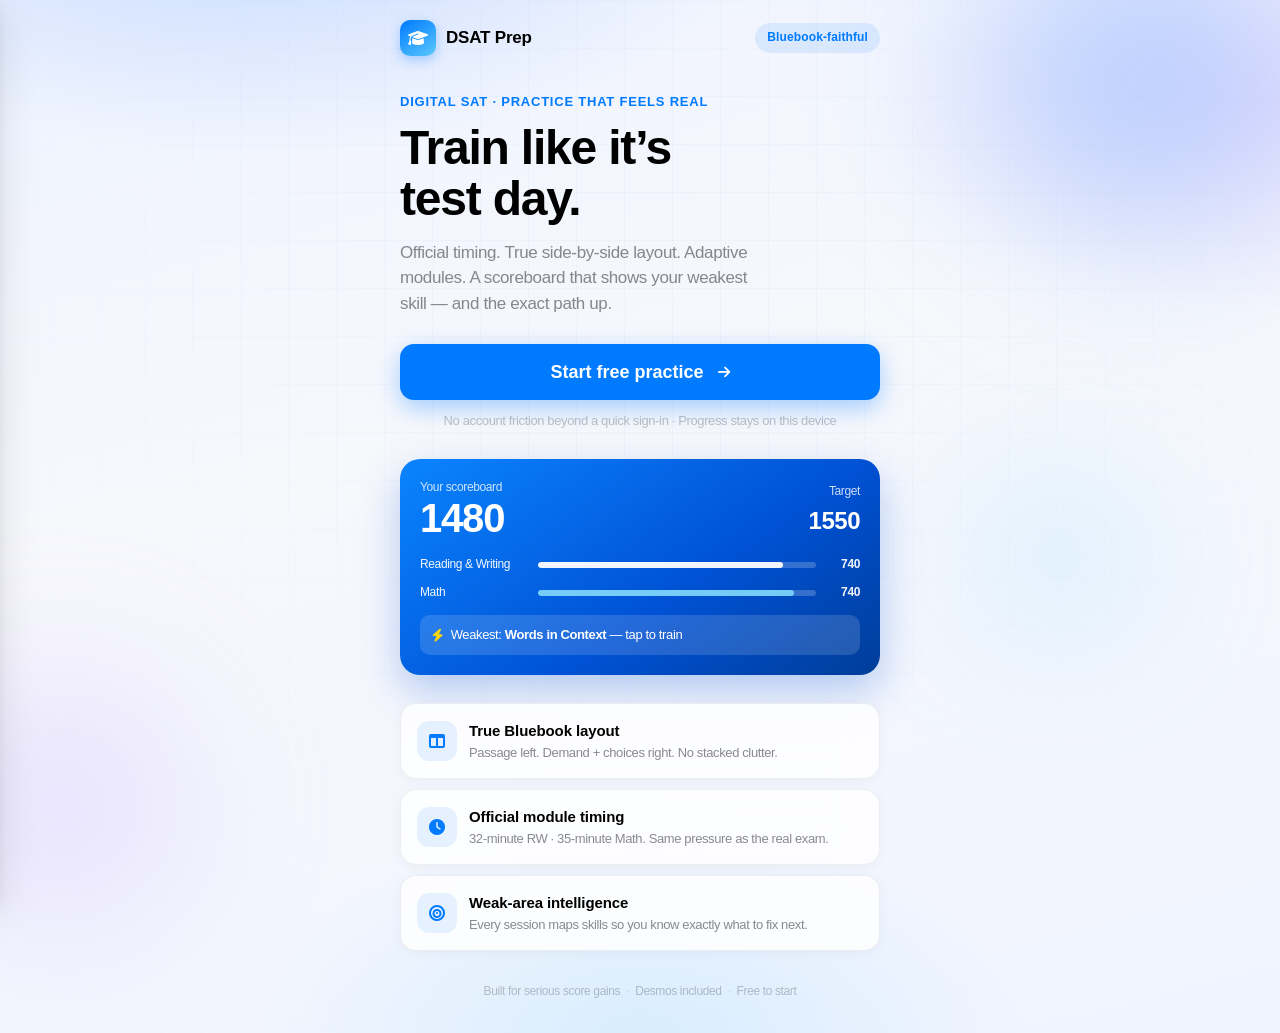
<file: index.html>
<!DOCTYPE html>
<html lang="en">
<head>
    <meta charset="UTF-8">
    <meta name="viewport" content="width=device-width, initial-scale=1.0, viewport-fit=cover">
    <meta name="apple-mobile-web-app-capable" content="yes">
    <meta name="apple-mobile-web-app-status-bar-style" content="default">
    <meta name="theme-color" content="#F5F7FB">
    <title>DSAT Prep Hub</title>
    <link rel="stylesheet" href="https://cdnjs.cloudflare.com/ajax/libs/font-awesome/6.4.0/css/all.min.css">
    <script src="https://www.desmos.com/api/v1.10/calculator.js?apiKey=dcb31709b452b1cf9dc26972add0fda6"></script>
    <link rel="stylesheet" href="satprep.css?v=20260817c">
    <link rel="stylesheet" href="app-shell.css?v=20260817c">
</head>
<body>

    <div id="landing-view" class="view-container">
        <div class="landing-bg" aria-hidden="true">
            <div class="landing-orb landing-orb-1"></div>
            <div class="landing-orb landing-orb-2"></div>
            <div class="landing-orb landing-orb-3"></div>
        </div>

        <div class="landing-shell">
            <header class="landing-top">
                <div class="landing-brand-row">
                    <div class="brand-icon landing-icon-sm"><i class="fas fa-graduation-cap"></i></div>
                    <span class="landing-brand-name">DSAT Prep</span>
                </div>
                <span class="landing-badge">Bluebook-faithful</span>
            </header>

            <div class="landing-hero">
                <p class="landing-kicker">Digital SAT · Practice that feels real</p>
                <h1 class="landing-headline">Train like it’s<br>test day.</h1>
                <p class="landing-subhead">Official timing. True side-by-side layout. Adaptive modules. A scoreboard that shows your weakest skill — and the exact path up.</p>

                <div class="landing-actions">
                    <button class="btn btn-primary btn-lg landing-cta" id="landing-start-btn">
                        Start free practice
                        <i class="fas fa-arrow-right" style="margin-left:8px; font-size:14px;"></i>
                    </button>
                    <p class="landing-fineprint">No account friction beyond a quick sign-in · Progress stays on this device</p>
                </div>

                <div class="landing-preview" aria-hidden="true">
                    <div class="preview-score-row">
                        <div>
                            <div class="preview-label">Your scoreboard</div>
                            <div class="preview-total">1480</div>
                        </div>
                        <div class="preview-target-block">
                            <div class="preview-label">Target</div>
                            <div class="preview-target">1550</div>
                        </div>
                    </div>
                    <div class="preview-bars">
                        <div class="preview-bar-row">
                            <span>Reading & Writing</span>
                            <div class="preview-track"><div class="preview-fill" style="width:88%"></div></div>
                            <span class="preview-num">740</span>
                        </div>
                        <div class="preview-bar-row">
                            <span>Math</span>
                            <div class="preview-track"><div class="preview-fill math" style="width:92%"></div></div>
                            <span class="preview-num">740</span>
                        </div>
                    </div>
                    <div class="preview-weak">
                        <i class="fas fa-bolt"></i>
                        <span>Weakest: <strong>Words in Context</strong> — tap to train</span>
                    </div>
                </div>
            </div>

            <div class="landing-value-grid">
                <div class="value-card">
                    <div class="value-icon"><i class="fas fa-columns"></i></div>
                    <h3>True Bluebook layout</h3>
                    <p>Passage left. Demand + choices right. No stacked clutter.</p>
                </div>
                <div class="value-card">
                    <div class="value-icon"><i class="fas fa-clock"></i></div>
                    <h3>Official module timing</h3>
                    <p>32-minute RW · 35-minute Math. Same pressure as the real exam.</p>
                </div>
                <div class="value-card">
                    <div class="value-icon"><i class="fas fa-bullseye"></i></div>
                    <h3>Weak-area intelligence</h3>
                    <p>Every session maps skills so you know exactly what to fix next.</p>
                </div>
            </div>

            <footer class="landing-footer">
                <span>Built for serious score gains</span>
                <span class="landing-dot">·</span>
                <span>Desmos included</span>
                <span class="landing-dot">·</span>
                <span>Free to start</span>
            </footer>
        </div>
    </div>

    <div id="auth-modal" class="modal-overlay hidden">
        <div class="modal">
            <div class="modal-header">
                <h2>DSAT Prep Hub</h2>
                <p>Sign in to save scores and track progress</p>
            </div>
            <div class="auth-tabs">
                <button class="auth-tab active" data-tab="login" id="tab-login">Log In</button>
                <button class="auth-tab" data-tab="signup" id="tab-signup">Sign Up</button>
            </div>
            <div id="auth-error" class="auth-error"></div>
            <form id="auth-form">
                <div class="form-group">
                    <label class="label" for="auth-username">Username</label>
                    <input class="input" type="text" id="auth-username" placeholder="Choose a username" required autocomplete="username">
                </div>
                <div class="form-group">
                    <label class="label" for="auth-password">Password</label>
                    <input class="input" type="password" id="auth-password" placeholder="Enter password" required autocomplete="current-password">
                </div>
                <button type="submit" class="btn btn-primary" style="width:100%; margin-top:8px;" id="auth-submit-btn">Log In</button>
            </form>
        </div>
    </div>

    <div id="nav-drawer-overlay" class="nav-drawer-overlay hidden"></div>
    <aside id="nav-drawer" class="nav-drawer">
        <div class="nav-drawer-header">
            <div class="brand">
                <div class="brand-icon" style="width:36px;height:36px;font-size:16px;"><i class="fas fa-graduation-cap"></i></div>
                <div>
                    <h2 style="font-size:17px;font-weight:700;">DSAT Prep</h2>
                    <p class="text-xs text-secondary" id="drawer-username">Guest</p>
                </div>
            </div>
            <button class="btn btn-ghost btn-sm" id="close-drawer-btn" style="min-width:44px;min-height:44px;"><i class="fas fa-times"></i></button>
        </div>
        <nav class="nav-drawer-links">
            <button class="nav-link active" data-nav="home"><i class="fas fa-home"></i> Home</button>
            <button class="nav-link" data-nav="practice"><i class="fas fa-book-open"></i> Practice Tests</button>
            <button class="nav-link" data-nav="tips"><i class="fas fa-lightbulb"></i> Tips & Tricks</button>
            <button class="nav-link" data-nav="skills"><i class="fas fa-chart-pie"></i> Skill Assessment</button>
            <button class="nav-link" data-nav="profile"><i class="fas fa-user"></i> My Profile</button>
        </nav>
        <div class="nav-drawer-footer">
            <button class="btn btn-secondary btn-sm" id="drawer-logout-btn" style="width:100%;"><i class="fas fa-sign-out-alt"></i> Log Out</button>
        </div>
    </aside>

    <div id="desmos-modal" class="modal-overlay hidden">
        <div class="modal desmos-modal">
            <div class="desmos-header">
                <h3><i class="fas fa-chart-line"></i> Desmos</h3>
                <button class="btn btn-ghost btn-sm" id="close-desmos-btn">Done</button>
            </div>
            <div id="desmos-calculator" style="width:100%; height:520px;"></div>
        </div>
    </div>

    <main id="dashboard-view" class="view-container hidden">
        <header class="app-header">
            <button class="btn btn-ghost btn-sm hamburger-btn" id="hamburger-btn" style="min-width:44px;min-height:44px;"><i class="fas fa-bars"></i></button>
            <div class="brand" style="flex:1; justify-content:center;">
                <h1 style="font-size:17px; font-weight:600;" id="app-header-title">Home</h1>
            </div>
            <div class="user-avatar" id="user-avatar" style="width:32px;height:32px;font-size:13px;">?</div>
        </header>

        <section id="section-home" class="app-section">
            <div class="section-pad">
                <p class="home-greeting" id="home-greeting">Welcome back</p>
                <h2 class="title-2" style="margin-bottom:16px;" id="home-name">Your scoreboard</h2>

                <div class="home-score-hero" id="home-score-hero" data-nav="profile" role="button" tabindex="0">
                    <div class="home-score-left">
                        <div class="stat-label" style="color:rgba(255,255,255,0.8);">Current total</div>
                        <div class="home-score-big" id="home-current-total">1200</div>
                        <div class="home-score-sub" id="home-rw-math-line">RW 600 · Math 600</div>
                    </div>
                    <div class="home-score-right">
                        <div class="stat-label" style="color:rgba(255,255,255,0.8);">Target</div>
                        <div class="home-target-big" id="home-target-total">1500</div>
                        <div class="home-score-sub" id="home-gap-line">300 to go</div>
                    </div>
                </div>

                <div class="home-insight-grid">
                    <button class="insight-card" data-nav="skills" id="card-weakness">
                        <div class="insight-icon danger"><i class="fas fa-bolt"></i></div>
                        <div class="insight-label">Weakest area</div>
                        <div class="insight-value" id="home-weakness">—</div>
                        <div class="insight-cta">View skills <i class="fas fa-chevron-right"></i></div>
                    </button>
                    <button class="insight-card" data-nav="profile" id="card-highest">
                        <div class="insight-icon success"><i class="fas fa-trophy"></i></div>
                        <div class="insight-label">Highest score</div>
                        <div class="insight-value" id="home-highest">—</div>
                        <div class="insight-cta">History <i class="fas fa-chevron-right"></i></div>
                    </button>
                    <button class="insight-card" data-nav="profile" id="card-tests">
                        <div class="insight-icon primary"><i class="fas fa-layer-group"></i></div>
                        <div class="insight-label">Tests taken</div>
                        <div class="insight-value" id="home-tests-count">0</div>
                        <div class="insight-cta">See past tests <i class="fas fa-chevron-right"></i></div>
                    </button>
                    <button class="insight-card" data-nav="skills" id="card-avg">
                        <div class="insight-icon teal"><i class="fas fa-chart-line"></i></div>
                        <div class="insight-label">Average</div>
                        <div class="insight-value" id="home-avg">—</div>
                        <div class="insight-cta">Skill map <i class="fas fa-chevron-right"></i></div>
                    </button>
                </div>

                <button class="btn btn-primary btn-lg home-cta" id="home-practice-cta" data-nav="practice">
                    <i class="fas fa-play"></i> Take a practice test
                </button>

                <div class="home-recent" id="home-recent">
                    <div class="flex-between" style="margin-bottom:8px;">
                        <h3 class="headline">Recent</h3>
                        <button class="btn btn-ghost btn-sm" data-nav="profile" style="font-size:14px;">All history</button>
                    </div>
                    <div id="home-recent-list" class="home-recent-list">
                        <div class="text-sm text-muted">No tests yet — start one to unlock insights.</div>
                    </div>
                </div>
            </div>
        </section>

        <section id="section-practice" class="app-section hidden">
            <div class="section-pad">
                <h2 class="title-2" style="margin-bottom:4px;">Practice Tests</h2>
                <p class="text-sm text-secondary" style="margin-bottom:16px;">Official College Board Digital SAT · real timing</p>
                <div class="test-cards" id="test-cards"></div>
                <p class="text-sm text-secondary" style="margin-top:12px;">RW 32 min · Math 35 min per module</p>
            </div>
        </section>

        <section id="section-tips" class="app-section hidden">
            <div class="section-pad">
                <h2 class="title-2" style="margin-bottom:4px;">Tips & Tricks</h2>
                <p class="text-sm text-secondary" style="margin-bottom:16px;">Strategies that move your score</p>
                <div id="tips-list" class="tips-list"></div>
            </div>
        </section>

        <section id="section-skills" class="app-section hidden">
            <div class="section-pad">
                <h2 class="title-2" style="margin-bottom:4px;">Skill Assessment</h2>
                <p class="text-sm text-secondary" style="margin-bottom:16px;">What to work on next — ranked by weakness</p>
                <div class="stats-grid" style="margin-bottom:20px;">
                    <div class="stat-card">
                        <div class="stat-label">Average</div>
                        <div class="stat-value success" id="avg-score-display">—</div>
                        <div class="stat-sub" id="avg-score-sub">No tests yet</div>
                    </div>
                    <div class="stat-card">
                        <div class="stat-label">Top Weakness</div>
                        <div class="stat-value" style="font-size:16px;" id="top-weakness-display">—</div>
                        <div class="stat-sub" id="top-weakness-sub">After first test</div>
                    </div>
                </div>
                <div id="skills-grid" class="skills-grid">
                    <div class="text-sm text-muted">Complete tests to build your skill profile.</div>
                </div>
            </div>
        </section>

        <section id="section-profile" class="app-section hidden">
            <div class="section-pad">
                <h2 class="title-2" style="margin-bottom:4px;">My Profile</h2>
                <p class="text-sm text-secondary" style="margin-bottom:16px;">Scores, targets, and settings</p>

                <div class="score-section-card">
                    <h3 class="headline" style="margin-bottom:12px;">Reading & Writing</h3>
                    <div class="score-row">
                        <div class="score-field">
                            <label class="label">Current</label>
                            <div class="score-input-wrap">
                                <input type="number" class="score-input primary" id="rw-current-input" min="200" max="800" step="10" value="600">
                                <span class="text-muted text-sm">/800</span>
                            </div>
                        </div>
                        <div class="score-field">
                            <label class="label">Target</label>
                            <div class="score-input-wrap">
                                <input type="number" class="score-input" id="rw-target-input" min="200" max="800" step="10" value="750">
                                <span class="text-muted text-sm">/800</span>
                            </div>
                        </div>
                    </div>
                    <p class="stat-sub" id="rw-points-to-go">— to go</p>
                </div>

                <div class="score-section-card" style="margin-top:12px;">
                    <h3 class="headline" style="margin-bottom:12px;">Math</h3>
                    <div class="score-row">
                        <div class="score-field">
                            <label class="label">Current</label>
                            <div class="score-input-wrap">
                                <input type="number" class="score-input primary" id="math-current-input" min="200" max="800" step="10" value="600">
                                <span class="text-muted text-sm">/800</span>
                            </div>
                        </div>
                        <div class="score-field">
                            <label class="label">Target</label>
                            <div class="score-input-wrap">
                                <input type="number" class="score-input" id="math-target-input" min="200" max="800" step="10" value="750">
                                <span class="text-muted text-sm">/800</span>
                            </div>
                        </div>
                    </div>
                    <p class="stat-sub" id="math-points-to-go">— to go</p>
                </div>

                <div class="score-section-card" style="margin-top:12px;">
                    <div class="flex-between">
                        <div>
                            <div class="stat-label">Combined Total</div>
                            <div class="stat-value" id="combined-total-display" style="font-size:28px;">1200</div>
                        </div>
                        <div style="text-align:right;">
                            <div class="stat-label">Target Total</div>
                            <div class="stat-value" id="combined-target-display" style="font-size:22px; color:var(--system-blue);">1500</div>
                        </div>
                    </div>
                </div>

                <div class="settings-section" style="margin-top:20px;">
                    <h3 class="section-title">AI Explanations</h3>
                    <p class="text-sm text-secondary">Optional OpenAI key for GPT-4o-mini. Stored only in this browser.</p>
                    <div class="settings-row">
                        <input type="password" class="input" id="openai-key-input" placeholder="sk-proj-… or sk-…" style="flex:1; min-width:0;">
                        <button class="btn btn-secondary btn-sm" id="save-openai-key-btn">Save</button>
                        <button class="btn btn-ghost btn-sm" id="clear-openai-key-btn">Clear</button>
                    </div>
                    <p class="text-xs text-muted mt-2" id="openai-key-status">No key saved</p>
                </div>

                <div class="history-section" style="margin-top:20px;">
                    <h3 class="section-title">Recent Tests</h3>
                    <div class="history-list" id="history-list">
                        <div class="text-sm text-muted" style="padding:16px;">No practice tests yet.</div>
                    </div>
                </div>
            </div>
        </section>
    </main>

    <div id="test-view" class="view-container hidden">
        <header class="test-header">
            <div class="header-left">
                <h3 id="section-title" style="font-size:15px; font-weight:600;">Reading and Writing: Module 1</h3>
            </div>
            <div class="header-center">
                <div class="timer-display">
                    <i class="fas fa-clock" style="font-size:14px; opacity:0.7;"></i>
                    <span id="time-remaining">32:00</span>
                    <button id="hide-time-btn" class="btn btn-ghost btn-sm" style="margin-left:4px; padding:4px 8px; min-height:28px; font-size:13px;">Hide</button>
                </div>
            </div>
            <div class="header-right" style="display:flex; justify-content:flex-end; gap:2px; align-items:center;">
                <button class="tool-btn" title="Highlighter" id="highlight-btn"><i class="fas fa-highlighter"></i></button>
                <button class="tool-btn hidden" title="Calculator" id="calc-btn"><i class="fas fa-calculator"></i></button>
                <button class="tool-btn" title="Desmos" id="desmos-btn"><i class="fas fa-chart-line"></i></button>
                <button class="tool-btn" title="Reference" id="ref-btn"><i class="fas fa-square-root-alt"></i></button>
                <button class="btn btn-secondary btn-sm" id="end-test-early-btn" style="margin-left:4px;">End</button>
            </div>
        </header>

        <section class="test-body">
            <div class="split-screen side-by-side" id="rw-layout">
                <article class="passage-pane" id="passage-container">
                    <p class="text-secondary text-sm">Passage appears here</p>
                </article>
                <div class="question-pane">
                    <div class="question-text" id="question-container"></div>
                    <div id="options-container"></div>
                </div>
            </div>
        </section>

        <footer class="test-footer">
            <div class="footer-left">
                <span class="font-semibold" id="question-number-display" style="font-size:15px;">Question 1 of 27</span>
                <button class="btn btn-ghost btn-sm" id="flag-btn" style="min-height:36px;">
                    <i class="far fa-bookmark" id="flag-icon"></i> Flag
                </button>
            </div>
            <nav class="question-navigator" id="nav-nodes"></nav>
            <div class="footer-right">
                <button class="nav-btn" id="next-btn">Next <i class="fas fa-chevron-right"></i></button>
            </div>
        </footer>
    </div>

    <main id="results-view" class="view-container hidden">
        <header class="results-header">
            <h2>Results</h2>
            <div class="flex-gap">
                <button class="btn btn-secondary" id="review-questions-btn"><i class="fas fa-search"></i> Review</button>
                <button class="btn btn-primary" id="return-dashboard-btn">Done</button>
            </div>
        </header>

        <section class="score-hero">
            <div class="label">Total Score</div>
            <div class="total-score" id="final-total-score">—</div>
            <div class="percentile" id="final-percentile">—</div>
            <div class="section-scores">
                <div><h3>Reading & Writing</h3><div class="section-score-val" id="final-rw-score">—</div></div>
                <div><h3>Math</h3><div class="section-score-val" id="final-math-score">—</div></div>
            </div>
        </section>

        <section class="timer-analytics" id="timer-analytics">
            <h3 class="section-title">Timing</h3>
            <div class="timer-grid" id="timer-grid"></div>
        </section>

        <section class="ai-panel">
            <div class="ai-panel-header"><i class="fas fa-chart-pie"></i><h3>Weakness Diagnostic</h3></div>
            <div id="weakness-tags" class="weakness-tags"></div>
            <div class="expert-tip" id="expert-tip-container"></div>
        </section>

        <section class="domain-grid" id="domain-breakdown"></section>

        <section id="review-section" class="review-section hidden">
            <div class="flex-between mb-3" style="flex-wrap:wrap; gap:12px;">
                <div>
                    <h3 class="section-title" style="margin-bottom:2px;">Question Review</h3>
                    <p class="text-sm text-secondary">Your answer vs correct</p>
                </div>
                <button class="btn btn-secondary btn-sm" id="generate-ai-explanations-btn"><i class="fas fa-magic"></i> AI Explanations</button>
            </div>
            <div id="review-list" class="review-list"></div>
            <p class="text-sm text-muted mt-3" id="review-ai-status"></p>
        </section>
    </main>

    <script src="tests-data.js?v=20260817c"></script>
    <script src="engine.js?v=20260817c"></script>
    <script src="analytics.js?v=20260817c"></script>
    <script src="ui.js?v=20260817c"></script>
</body>
</html>
</file>
<file: satprep.css>
/* ==========================================================================
   DSAT PREP HUB — Native iOS Design System
   Apple Human Interface Guidelines inspired
   8-point grid · SF Pro stack · Materials · Large Titles · 44pt targets
   ========================================================================== */

:root {
    --system-blue: #007AFF;
    --system-blue-dark: #0062CC;
    --system-green: #34C759;
    --system-red: #FF3B30;
    --system-orange: #FF9500;
    --system-yellow: #FFCC00;
    --system-teal: #5AC8FA;
    --system-indigo: #5856D6;
    --primary: var(--system-blue);
    --primary-dark: var(--system-blue-dark);
    --success: var(--system-green);
    --danger: var(--system-red);
    --warning: var(--system-orange);
    --bg: #F2F2F7;
    --bg-elevated: #FFFFFF;
    --surface: #FFFFFF;
    --surface-secondary: #F2F2F7;
    --separator: rgba(60, 60, 67, 0.12);
    --fill: rgba(120, 120, 128, 0.16);
    --fill-secondary: rgba(120, 120, 128, 0.08);
    --label: #000000;
    --label-secondary: rgba(60, 60, 67, 0.6);
    --label-tertiary: rgba(60, 60, 67, 0.3);
    --label-quaternary: rgba(60, 60, 67, 0.18);
    --text: var(--label);
    --text-secondary: var(--label-secondary);
    --text-muted: var(--label-tertiary);
    --border: var(--separator);
    --border-strong: rgba(60, 60, 67, 0.29);
    --primary-light: #E5F1FF;
    --primary-soft: #F0F7FF;
    --success-bg: #E8F8ED;
    --danger-bg: #FFEBEA;
    --warning-bg: #FFF4E5;
    --accent: var(--system-teal);
    --accent-yellow: var(--system-yellow);
    --font: -apple-system, BlinkMacSystemFont, "SF Pro Text", "SF Pro Display",
            "Segoe UI", Roboto, Helvetica, Arial, sans-serif;
    --font-serif: "New York", "Noto Serif", Georgia, "Times New Roman", serif;
    --radius-sm: 8px;
    --radius: 12px;
    --radius-lg: 16px;
    --radius-xl: 20px;
    --radius-full: 9999px;
    --shadow-sm: 0 1px 3px rgba(0, 0, 0, 0.04), 0 1px 2px rgba(0, 0, 0, 0.06);
    --shadow: 0 4px 16px rgba(0, 0, 0, 0.06), 0 1px 4px rgba(0, 0, 0, 0.04);
    --shadow-lg: 0 12px 40px rgba(0, 0, 0, 0.1), 0 4px 12px rgba(0, 0, 0, 0.06);
    --header-h: 56px;
    --footer-h: 64px;
    --nav-bar-h: 44px;
    --max-w: 680px;
    --safe-top: env(safe-area-inset-top, 0px);
    --safe-bottom: env(safe-area-inset-bottom, 0px);
    --safe-left: env(safe-area-inset-left, 0px);
    --safe-right: env(safe-area-inset-right, 0px);
}

*, *::before, *::after { margin: 0; padding: 0; box-sizing: border-box; }
html { font-size: 17px; -webkit-font-smoothing: antialiased; -moz-osx-font-smoothing: grayscale; text-size-adjust: 100%; }
body { font-family: var(--font); background: var(--bg); color: var(--label); line-height: 1.47; min-height: 100dvh; letter-spacing: -0.022em; padding: 0; overflow-x: hidden; }
button, input, select, textarea { font-family: inherit; font-size: inherit; color: inherit; }
button { cursor: pointer; border: none; background: none; -webkit-tap-highlight-color: transparent; transition: opacity 0.15s ease, transform 0.15s ease, background 0.15s ease; }
button:active { opacity: 0.65; }
button:focus-visible, input:focus-visible { outline: 2px solid var(--primary); outline-offset: 2px; }

.hidden { display: none !important; }
.flex-between { display: flex; justify-content: space-between; align-items: center; }
.flex-gap { display: flex; align-items: center; gap: 12px; }
.text-muted { color: var(--label-tertiary); }
.text-secondary { color: var(--label-secondary); }
.text-sm { font-size: 15px; }
.text-xs { font-size: 13px; }
.font-medium { font-weight: 500; }
.font-semibold { font-weight: 600; }
.font-bold { font-weight: 700; }
.mb-3 { margin-bottom: 16px; }
.mt-2 { margin-top: 8px; }
.mt-3 { margin-top: 16px; }

.section-title { font-size: 13px; font-weight: 600; text-transform: uppercase; letter-spacing: 0.04em; color: var(--label-secondary); margin-bottom: 8px; padding-left: 4px; }

.btn { display: inline-flex; align-items: center; justify-content: center; gap: 6px; font-weight: 600; font-size: 17px; border-radius: var(--radius); padding: 12px 20px; min-height: 44px; min-width: 44px; transition: opacity 0.15s ease, transform 0.1s ease, background 0.15s ease; }
.btn:active { transform: scale(0.97); }
.btn-primary { background: var(--system-blue); color: #FFFFFF; }
.btn-primary:hover { background: var(--system-blue-dark); }
.btn-primary:disabled { background: var(--fill); color: var(--label-tertiary); opacity: 1; }
.btn-secondary { background: var(--fill-secondary); color: var(--system-blue); font-weight: 600; }
.btn-secondary:hover { background: var(--fill); }
.btn-ghost { color: var(--system-blue); padding: 8px 12px; font-weight: 400; }
.btn-ghost:hover { background: var(--fill-secondary); border-radius: 8px; }
.btn-sm { padding: 8px 14px; font-size: 15px; min-height: 36px; }
.btn-lg { padding: 14px 24px; font-size: 17px; min-height: 50px; border-radius: 14px; }

.input { width: 100%; padding: 12px 16px; border: none; border-radius: 10px; font-size: 17px; background: var(--fill-secondary); color: var(--label); min-height: 44px; transition: background 0.15s ease; }
.input::placeholder { color: var(--label-tertiary); }
.input:focus { background: var(--fill); outline: none; box-shadow: 0 0 0 3px rgba(0, 122, 255, 0.25); }
.label { display: block; font-size: 13px; font-weight: 500; color: var(--label-secondary); margin-bottom: 6px; padding-left: 2px; }

.modal-overlay { position: fixed; inset: 0; background: rgba(0, 0, 0, 0.4); backdrop-filter: blur(20px); -webkit-backdrop-filter: blur(20px); display: flex; align-items: flex-end; justify-content: center; z-index: 1000; padding: 0; animation: fadeIn 0.25s ease; }
@media (min-width: 600px) { .modal-overlay { align-items: center; padding: 24px; } }
.modal { background: var(--bg-elevated); border-radius: 16px 16px 0 0; box-shadow: var(--shadow-lg); width: 100%; max-width: 400px; padding: 24px 20px calc(24px + var(--safe-bottom)); animation: slideUpSheet 0.35s cubic-bezier(0.32, 0.72, 0, 1); }
@media (min-width: 600px) { .modal { border-radius: 16px; padding: 28px 24px; animation: scaleIn 0.25s cubic-bezier(0.32, 0.72, 0, 1); } }
.desmos-modal { max-width: 920px; padding: 0; overflow: hidden; border-radius: 16px; }
.desmos-header { display: flex; justify-content: space-between; align-items: center; padding: 12px 16px; border-bottom: 0.5px solid var(--separator); background: rgba(255, 255, 255, 0.85); backdrop-filter: blur(20px); -webkit-backdrop-filter: blur(20px); }
.desmos-header h3 { font-size: 17px; font-weight: 600; display: flex; align-items: center; gap: 8px; }
.modal-header { text-align: center; margin-bottom: 24px; }
.modal-header h2 { font-size: 22px; font-weight: 700; letter-spacing: -0.3px; margin-bottom: 4px; }
.modal-header p { color: var(--label-secondary); font-size: 15px; }
.auth-tabs { display: flex; background: var(--fill-secondary); border-radius: 9px; padding: 2px; margin-bottom: 20px; }
.auth-tab { flex: 1; padding: 8px; text-align: center; font-weight: 600; font-size: 15px; border-radius: 7px; color: var(--label-secondary); min-height: 36px; }
.auth-tab.active { background: var(--surface); color: var(--label); box-shadow: 0 1px 3px rgba(0, 0, 0, 0.08); }
.form-group { margin-bottom: 16px; }
.auth-error { background: var(--danger-bg); color: var(--danger); padding: 12px 14px; border-radius: 10px; font-size: 15px; margin-bottom: 16px; display: none; }
.auth-error.show { display: block; }

#dashboard-view { max-width: var(--max-w); margin: 0 auto; padding: calc(16px + var(--safe-top)) 16px calc(40px + var(--safe-bottom)); }
.dashboard-header { display: flex; justify-content: space-between; align-items: flex-start; margin-bottom: 28px; gap: 12px; padding-top: 8px; }
.brand { display: flex; align-items: center; gap: 12px; }
.brand-icon { width: 44px; height: 44px; background: linear-gradient(145deg, #007AFF, #5AC8FA); border-radius: 12px; display: flex; align-items: center; justify-content: center; color: white; font-size: 20px; box-shadow: 0 4px 12px rgba(0, 122, 255, 0.3); }
.brand h1 { font-size: 22px; font-weight: 700; letter-spacing: -0.3px; line-height: 1.2; }
.brand p { font-size: 13px; color: var(--label-secondary); margin-top: 1px; }
.user-chip { display: flex; align-items: center; gap: 8px; background: var(--surface); border-radius: var(--radius-full); padding: 4px 12px 4px 4px; font-size: 15px; font-weight: 500; box-shadow: var(--shadow-sm); }
.user-avatar { width: 32px; height: 32px; background: var(--primary-light); color: var(--system-blue); border-radius: 50%; display: flex; align-items: center; justify-content: center; font-weight: 700; font-size: 14px; }

.stats-grid { display: grid; grid-template-columns: repeat(2, 1fr); gap: 12px; margin-bottom: 28px; }
@media (min-width: 600px) { .stats-grid { grid-template-columns: repeat(4, 1fr); } }
.stat-card { background: var(--surface); border-radius: var(--radius-lg); padding: 16px; box-shadow: var(--shadow-sm); position: relative; overflow: hidden; min-height: 100px; }
.stat-label { font-size: 13px; font-weight: 500; color: var(--label-secondary); margin-bottom: 6px; }
.stat-value { font-size: 28px; font-weight: 700; letter-spacing: -0.5px; line-height: 1.1; color: var(--label); }
.stat-value.success { color: var(--system-green); }
.stat-sub { font-size: 13px; color: var(--label-tertiary); margin-top: 4px; }
.score-input-wrap { display: flex; align-items: baseline; gap: 4px; }
.score-input { width: 80px; font-size: 28px; font-weight: 700; letter-spacing: -0.5px; border: none; background: transparent; color: var(--label); padding: 0; border-bottom: 1.5px dashed var(--separator); }
.score-input:focus { outline: none; border-bottom-color: var(--system-blue); border-bottom-style: solid; }
.score-input.primary { color: var(--system-blue); }

.settings-section, .upload-section, .skills-section, .history-section, .ai-panel, .timer-analytics { background: var(--surface); border-radius: var(--radius-lg); padding: 16px; margin-bottom: 20px; box-shadow: var(--shadow-sm); }
.settings-section .section-title, .skills-section .section-title, .history-section .section-title, .timer-analytics .section-title { margin-bottom: 4px; padding-left: 0; text-transform: none; font-size: 17px; font-weight: 600; color: var(--label); letter-spacing: -0.2px; }
.settings-row { display: flex; gap: 8px; align-items: center; flex-wrap: wrap; margin-top: 12px; }
.skills-grid { display: grid; grid-template-columns: 1fr; gap: 10px; margin-top: 12px; }
@media (min-width: 500px) { .skills-grid { grid-template-columns: repeat(2, 1fr); } }
.skill-card { background: var(--bg); border-radius: 12px; padding: 14px; }
.skill-card h4 { font-size: 15px; font-weight: 600; margin-bottom: 2px; }
.skill-card .domain { font-size: 13px; color: var(--label-tertiary); margin-bottom: 10px; }
.skill-bar-bg { height: 6px; background: var(--fill); border-radius: 3px; overflow: hidden; }
.skill-bar-fill { height: 100%; border-radius: 3px; transition: width 0.6s cubic-bezier(0.32, 0.72, 0, 1); }
.skill-meta { display: flex; justify-content: space-between; margin-top: 6px; font-size: 12px; color: var(--label-tertiary); }

/* Practice Test Cards (Bluebook selector) */
.upload-header { margin-bottom: 16px; }
.upload-header h2 { font-size: 20px; font-weight: 700; letter-spacing: -0.25px; margin-bottom: 4px; }
.upload-header p { color: var(--label-secondary); font-size: 15px; }
.test-cards { display: flex; flex-direction: column; gap: 10px; }
.test-card { display: flex; align-items: center; justify-content: space-between; gap: 12px; background: var(--bg); border-radius: 14px; padding: 14px 16px; min-height: 72px; transition: background 0.15s ease; }
.test-card:not(.disabled):hover { background: var(--primary-soft); }
.test-card.disabled { opacity: 0.55; }
.test-card-top { display: flex; align-items: center; gap: 12px; min-width: 0; }
.test-card-icon { width: 40px; height: 40px; border-radius: 10px; background: var(--primary-light); color: var(--system-blue); display: flex; align-items: center; justify-content: center; font-size: 18px; flex-shrink: 0; }
.test-card h3 { font-size: 16px; font-weight: 600; margin-bottom: 2px; }
.test-card .text-sm { font-size: 13px; }

/* Tips */
.tips-list { display: flex; flex-direction: column; gap: 10px; margin-top: 12px; }
.tip-card { background: var(--bg); border-radius: 12px; padding: 14px; border-left: 3px solid var(--system-blue); }
.tip-card h4 { font-size: 15px; font-weight: 600; margin-bottom: 4px; color: var(--system-blue); }
.tip-card p { font-size: 14px; color: var(--label-secondary); line-height: 1.45; }

.history-list { display: flex; flex-direction: column; gap: 0; margin-top: 8px; background: var(--bg); border-radius: 12px; overflow: hidden; }
.history-item { background: transparent; border: none; border-bottom: 0.5px solid var(--separator); padding: 14px 16px; display: flex; justify-content: space-between; align-items: center; font-size: 16px; min-height: 56px; }
.history-item:last-child { border-bottom: none; }
.history-item .score { font-weight: 700; color: var(--system-blue); font-size: 17px; }

#test-view { height: 100dvh; display: flex; flex-direction: column; background: var(--bg-elevated); padding-top: var(--safe-top); padding-bottom: var(--safe-bottom); }
.test-header { height: var(--header-h); border-bottom: 0.5px solid var(--separator); display: flex; align-items: center; justify-content: space-between; padding: 0 12px; flex-shrink: 0; background: rgba(255, 255, 255, 0.85); backdrop-filter: blur(20px); -webkit-backdrop-filter: blur(20px); }
.header-left, .header-right { flex: 1; }
.header-center { flex: 1.4; display: flex; justify-content: center; }
.timer-display { font-size: 17px; font-weight: 600; font-variant-numeric: tabular-nums; display: flex; align-items: center; gap: 6px; background: var(--fill-secondary); padding: 6px 14px; border-radius: var(--radius-full); }
.tool-btn { width: 44px; height: 44px; border-radius: 10px; color: var(--system-blue); display: inline-flex; align-items: center; justify-content: center; font-size: 18px; }
.tool-btn:hover { background: var(--fill-secondary); }
.test-body { flex: 1; overflow: hidden; display: flex; }
.split-screen { display: flex; width: 100%; height: 100%; }
.passage-pane { flex: 1; padding: 24px 20px; border-right: 0.5px solid var(--separator); overflow-y: auto; font-family: var(--font-serif); font-size: 18px; line-height: 1.7; color: #1C1C1E; -webkit-overflow-scrolling: touch; }
.question-pane { flex: 1; padding: 24px 20px; overflow-y: auto; background: var(--bg); -webkit-overflow-scrolling: touch; }
.question-text { font-size: 17px; font-weight: 500; margin-bottom: 20px; line-height: 1.5; }
.options-list { list-style: none; display: flex; flex-direction: column; gap: 10px; }
.option-item { display: flex; align-items: flex-start; background: var(--surface); border: 1.5px solid transparent; border-radius: 14px; padding: 14px 16px; cursor: pointer; transition: all 0.15s ease; min-height: 56px; box-shadow: var(--shadow-sm); }
.option-item:hover { background: var(--primary-soft); }
.option-item.selected { border-color: var(--system-blue); background: var(--primary-soft); box-shadow: 0 0 0 1px var(--system-blue); }
.option-letter { width: 28px; height: 28px; border-radius: 50%; border: 1.5px solid var(--border-strong); display: flex; align-items: center; justify-content: center; font-weight: 600; font-size: 14px; margin-right: 12px; flex-shrink: 0; color: var(--label-secondary); margin-top: 1px; }
.option-item.selected .option-letter { background: var(--system-blue); color: white; border-color: var(--system-blue); }
.option-content { padding-top: 2px; font-size: 16px; line-height: 1.4; }
.spr-input-container { margin-top: 16px; max-width: 280px; }
.spr-label { font-size: 13px; font-weight: 600; color: var(--label-secondary); margin-bottom: 6px; }
.spr-input { width: 100%; padding: 14px 16px; font-size: 22px; border: none; border-radius: 12px; background: var(--surface); letter-spacing: 0.02em; box-shadow: var(--shadow-sm); min-height: 52px; }
.spr-input:focus { outline: none; box-shadow: 0 0 0 3px rgba(0, 122, 255, 0.3); }
.spr-hint { font-size: 13px; color: var(--label-tertiary); margin-top: 6px; }
.test-footer { height: calc(var(--footer-h) + var(--safe-bottom)); padding-bottom: var(--safe-bottom); border-top: 0.5px solid var(--separator); display: flex; align-items: center; justify-content: space-between; padding-left: 12px; padding-right: 12px; flex-shrink: 0; background: rgba(255, 255, 255, 0.92); backdrop-filter: blur(20px); -webkit-backdrop-filter: blur(20px); }
.footer-left { display: flex; align-items: center; gap: 12px; min-width: 0; }
.footer-right { display: flex; justify-content: flex-end; }
.question-navigator { display: flex; gap: 6px; overflow-x: auto; padding: 4px 0; flex: 1; justify-content: center; -webkit-overflow-scrolling: touch; scrollbar-width: none; }
.question-navigator::-webkit-scrollbar { display: none; }
.q-node { width: 36px; height: 36px; border-radius: 10px; border: 1.5px solid var(--border-strong); display: flex; align-items: center; justify-content: center; font-size: 14px; font-weight: 600; cursor: pointer; background: var(--surface); flex-shrink: 0; color: var(--label-secondary); transition: all 0.15s ease; }
.q-node:hover { border-color: var(--system-blue); color: var(--system-blue); }
.q-node.active { border: 2px solid var(--label); color: var(--label); background: var(--fill-secondary); }
.q-node.answered { background: var(--system-blue); color: white; border-color: var(--system-blue); }
.q-node.flagged { border-bottom: 3px solid var(--system-orange); }
.nav-btn { background: var(--system-blue); color: white; padding: 10px 20px; border-radius: var(--radius-full); font-weight: 600; font-size: 16px; display: flex; align-items: center; gap: 6px; min-height: 44px; }
.nav-btn:hover { background: var(--system-blue-dark); }
.nav-btn:active { transform: scale(0.97); }

#results-view { max-width: var(--max-w); margin: 0 auto; padding: calc(16px + var(--safe-top)) 16px calc(40px + var(--safe-bottom)); }
.results-header { display: flex; justify-content: space-between; align-items: center; margin-bottom: 20px; gap: 12px; flex-wrap: wrap; }
.results-header h2 { font-size: 28px; font-weight: 700; letter-spacing: -0.4px; }
.score-hero { background: linear-gradient(160deg, #007AFF 0%, #0051D4 60%, #003D99 100%); color: white; padding: 32px 24px; border-radius: var(--radius-xl); text-align: center; margin-bottom: 20px; box-shadow: 0 12px 32px rgba(0, 122, 255, 0.3); position: relative; overflow: hidden; }
.score-hero .label { font-size: 15px; opacity: 0.85; font-weight: 500; }
.total-score { font-size: 64px; font-weight: 800; letter-spacing: -1.5px; line-height: 1; margin: 8px 0; }
.percentile { font-size: 15px; opacity: 0.9; }
.section-scores { display: flex; justify-content: center; gap: 48px; margin-top: 24px; padding-top: 20px; border-top: 1px solid rgba(255, 255, 255, 0.2); }
.section-scores h3 { font-size: 13px; font-weight: 500; opacity: 0.85; margin-bottom: 2px; }
.section-score-val { font-size: 28px; font-weight: 700; }
.timer-grid { display: grid; grid-template-columns: repeat(2, 1fr); gap: 10px; margin-top: 12px; }
@media (min-width: 500px) { .timer-grid { grid-template-columns: repeat(4, 1fr); } }
.timer-card { background: var(--bg); border-radius: 12px; padding: 14px; }
.timer-card .label { font-size: 12px; font-weight: 600; color: var(--label-tertiary); text-transform: uppercase; letter-spacing: 0.03em; }
.timer-card .value { font-size: 22px; font-weight: 700; margin-top: 2px; font-variant-numeric: tabular-nums; }
.timer-card .sub { font-size: 12px; color: var(--label-tertiary); margin-top: 2px; }
.ai-panel-header { display: flex; align-items: center; gap: 10px; margin-bottom: 12px; }
.ai-panel-header i { font-size: 22px; color: var(--system-blue); }
.ai-panel-header h3 { font-size: 17px; font-weight: 600; }
.weakness-tags { display: flex; flex-wrap: wrap; gap: 8px; margin-bottom: 14px; }
.weakness-tag { display: inline-flex; align-items: center; gap: 6px; padding: 6px 12px; background: var(--danger-bg); color: var(--danger); border-radius: var(--radius-full); font-size: 13px; font-weight: 600; }
.weakness-tag.good { background: var(--success-bg); color: var(--success); }
.expert-tip { background: var(--primary-soft); border-left: 3px solid var(--system-blue); padding: 14px 16px; border-radius: 0 12px 12px 0; font-size: 15px; line-height: 1.5; }
.expert-tip h4 { font-size: 15px; font-weight: 600; color: var(--system-blue); margin-bottom: 4px; display: flex; align-items: center; gap: 6px; }
.domain-grid { display: grid; grid-template-columns: 1fr; gap: 12px; margin-bottom: 20px; }
@media (min-width: 500px) { .domain-grid { grid-template-columns: repeat(2, 1fr); } }
.domain-card { background: var(--surface); border-radius: var(--radius-lg); padding: 16px; box-shadow: var(--shadow-sm); }
.domain-card h3 { font-size: 16px; font-weight: 600; margin-bottom: 2px; }
.domain-card p { font-size: 13px; color: var(--label-tertiary); margin-bottom: 12px; }
.progress-track { height: 6px; background: var(--fill); border-radius: 3px; overflow: hidden; }
.progress-fill { height: 100%; border-radius: 3px; transition: width 0.8s cubic-bezier(0.32, 0.72, 0, 1); }
.progress-fill.success { background: var(--system-green); }
.progress-fill.warning { background: var(--system-orange); }
.progress-fill.primary { background: var(--system-blue); }
.progress-fill.danger { background: var(--system-red); }
.domain-status { font-size: 12px; font-weight: 600; text-align: right; margin-top: 6px; color: var(--label-tertiary); }
.review-section { margin-top: 8px; }
.review-list { display: flex; flex-direction: column; gap: 12px; }
.review-item { background: var(--surface); border-radius: 14px; padding: 16px; box-shadow: var(--shadow-sm); border-left: 3px solid transparent; }
.review-item.correct { border-left-color: var(--system-green); }
.review-item.incorrect { border-left-color: var(--system-red); }
.review-meta { display: flex; justify-content: space-between; align-items: center; margin-bottom: 8px; flex-wrap: wrap; gap: 8px; }
.review-qnum { font-weight: 600; font-size: 15px; }
.review-tag { font-size: 12px; background: var(--fill-secondary); color: var(--label-secondary); padding: 3px 8px; border-radius: 6px; font-weight: 500; }
.review-status { font-size: 13px; font-weight: 600; }
.review-status.ok { color: var(--system-green); }
.review-status.bad { color: var(--system-red); }
.review-answers { font-size: 15px; margin: 4px 0; }
.review-explanation { font-size: 14px; color: var(--label-secondary); line-height: 1.5; background: var(--bg); padding: 12px 14px; border-radius: 10px; margin-top: 8px; }
.review-explanation.ai { background: #E8F4FF; border-left: 3px solid var(--system-blue); }

@keyframes fadeIn { from { opacity: 0; } to { opacity: 1; } }
@keyframes slideUpSheet { from { opacity: 0; transform: translateY(100%); } to { opacity: 1; transform: translateY(0); } }
@keyframes scaleIn { from { opacity: 0; transform: scale(0.92); } to { opacity: 1; transform: scale(1); } }
@keyframes spin { to { transform: rotate(360deg); } }
.view-container { animation: fadeIn 0.3s ease; }

@media (max-width: 900px) {
    .split-screen { flex-direction: column; }
    .passage-pane { border-right: none; border-bottom: 0.5px solid var(--separator); max-height: 36vh; padding: 16px; font-size: 16px; }
    .question-pane { padding: 16px; }
    .section-scores { gap: 32px; }
    .total-score { font-size: 52px; }
    .test-header { padding: 0 8px; }
    .header-left h3 { font-size: 14px !important; }
}

@media (prefers-color-scheme: dark) {
    :root {
        --bg: #000000; --bg-elevated: #1C1C1E; --surface: #1C1C1E; --surface-secondary: #2C2C2E;
        --separator: rgba(84, 84, 88, 0.65); --fill: rgba(120, 120, 128, 0.36); --fill-secondary: rgba(120, 120, 128, 0.24);
        --label: #FFFFFF; --label-secondary: rgba(235, 235, 245, 0.6); --label-tertiary: rgba(235, 235, 245, 0.3);
        --label-quaternary: rgba(235, 235, 245, 0.18); --primary-light: #0A2A4A; --primary-soft: #0A1F33;
        --success-bg: #0A2A15; --danger-bg: #3A0A0A; --warning-bg: #2A1A00;
    }
    .passage-pane { color: #E5E5EA; }
    .option-item { background: var(--surface-secondary); }
    .q-node { background: var(--surface-secondary); }
    .score-hero { background: linear-gradient(160deg, #0A84FF 0%, #0051D4 100%); }
    .modal { background: #2C2C2E; }
    .test-header, .test-footer { background: rgba(28, 28, 30, 0.92); }
}
</file>
<file: app-shell.css>
/* app-shell.css — Landing, hamburger, premium Home, side-by-side Bluebook */

/* ========== LANDING (irresistible) ========== */
#landing-view {
    min-height: 100dvh;
    position: relative;
    overflow-x: hidden;
    overflow-y: auto;
    padding: 0;
    background:
        radial-gradient(ellipse 80% 50% at 20% -10%, rgba(120, 170, 255, 0.35), transparent 50%),
        radial-gradient(ellipse 70% 45% at 100% 10%, rgba(180, 140, 255, 0.22), transparent 45%),
        radial-gradient(ellipse 60% 40% at 50% 100%, rgba(100, 200, 255, 0.18), transparent 50%),
        linear-gradient(165deg, #EEF3FF 0%, #F7F8FC 40%, #F0F4FF 100%);
}

.landing-bg {
    position: absolute;
    inset: 0;
    pointer-events: none;
    overflow: hidden;
}
.landing-bg::before {
    content: "";
    position: absolute;
    inset: 0;
    background-image:
        linear-gradient(rgba(0, 122, 255, 0.03) 1px, transparent 1px),
        linear-gradient(90deg, rgba(0, 122, 255, 0.03) 1px, transparent 1px);
    background-size: 48px 48px;
    mask-image: radial-gradient(ellipse 80% 70% at 50% 30%, black 20%, transparent 75%);
    -webkit-mask-image: radial-gradient(ellipse 80% 70% at 50% 30%, black 20%, transparent 75%);
}
.landing-orb {
    position: absolute;
    border-radius: 50%;
    filter: blur(72px);
    opacity: 0.65;
    animation: orbFloat 18s ease-in-out infinite;
}
.landing-orb-1 {
    width: 480px; height: 480px;
    background: radial-gradient(circle, #8BB6FF 0%, rgba(139, 182, 255, 0) 70%);
    top: -160px; right: -100px;
}
.landing-orb-2 {
    width: 360px; height: 360px;
    background: radial-gradient(circle, #C4A8FF 0%, rgba(196, 168, 255, 0) 70%);
    bottom: 5%; left: -120px;
    opacity: 0.4;
    animation-delay: -6s;
}
.landing-orb-3 {
    width: 240px; height: 240px;
    background: radial-gradient(circle, #6ED3FF 0%, rgba(110, 211, 255, 0) 70%);
    top: 42%; right: 8%;
    opacity: 0.35;
    animation-delay: -12s;
}
@keyframes orbFloat {
    0%, 100% { transform: translate(0, 0) scale(1); }
    33% { transform: translate(12px, -18px) scale(1.04); }
    66% { transform: translate(-10px, 10px) scale(0.97); }
}

.landing-shell {
    position: relative;
    z-index: 1;
    max-width: 520px;
    margin: 0 auto;
    padding: calc(20px + env(safe-area-inset-top, 0px)) 20px calc(32px + env(safe-area-inset-bottom, 0px));
}

.landing-top {
    display: flex;
    align-items: center;
    justify-content: space-between;
    margin-bottom: 36px;
}
.landing-brand-row {
    display: flex;
    align-items: center;
    gap: 10px;
}
.landing-icon-sm {
    width: 36px; height: 36px; font-size: 16px;
    border-radius: 10px;
}
.landing-brand-name {
    font-size: 17px;
    font-weight: 700;
    letter-spacing: -0.2px;
}
.landing-badge {
    font-size: 12px;
    font-weight: 600;
    color: var(--system-blue);
    background: rgba(0, 122, 255, 0.1);
    padding: 6px 12px;
    border-radius: 9999px;
    letter-spacing: 0.01em;
}

.landing-hero { text-align: left; margin-bottom: 28px; }
.landing-kicker {
    font-size: 13px;
    font-weight: 600;
    text-transform: uppercase;
    letter-spacing: 0.06em;
    color: var(--system-blue);
    margin-bottom: 12px;
}
.landing-headline {
    font-size: clamp(36px, 9vw, 48px);
    font-weight: 800;
    letter-spacing: -1.2px;
    line-height: 1.05;
    color: var(--label);
    margin-bottom: 16px;
}
.landing-subhead {
    font-size: 17px;
    line-height: 1.5;
    color: var(--label-secondary);
    margin-bottom: 28px;
    max-width: 38ch;
}

.landing-actions { margin-bottom: 28px; }
.landing-cta {
    width: 100%;
    border-radius: 14px;
    font-size: 18px;
    min-height: 56px;
    box-shadow: 0 8px 24px rgba(0, 122, 255, 0.35);
}
.landing-cta:hover { box-shadow: 0 10px 28px rgba(0, 122, 255, 0.42); }
.landing-fineprint {
    margin-top: 12px;
    font-size: 13px;
    color: var(--label-tertiary);
    text-align: center;
    line-height: 1.4;
}

.landing-preview {
    background: linear-gradient(145deg, #0A84FF 0%, #0051D4 60%, #003D99 100%);
    color: #fff;
    border-radius: 20px;
    padding: 20px;
    box-shadow: 0 16px 40px rgba(0, 81, 212, 0.28);
    margin-bottom: 8px;
}
.preview-score-row {
    display: flex;
    justify-content: space-between;
    align-items: flex-end;
    margin-bottom: 18px;
}
.preview-label {
    font-size: 12px;
    font-weight: 500;
    opacity: 0.8;
    margin-bottom: 2px;
}
.preview-total {
    font-size: 40px;
    font-weight: 800;
    letter-spacing: -1.2px;
    line-height: 1;
}
.preview-target {
    font-size: 24px;
    font-weight: 700;
    letter-spacing: -0.5px;
    text-align: right;
}
.preview-target-block { text-align: right; }
.preview-bars { display: flex; flex-direction: column; gap: 10px; margin-bottom: 14px; }
.preview-bar-row {
    display: grid;
    grid-template-columns: 110px 1fr 36px;
    align-items: center;
    gap: 8px;
    font-size: 12px;
    opacity: 0.95;
}
.preview-track {
    height: 6px;
    background: rgba(255,255,255,0.22);
    border-radius: 3px;
    overflow: hidden;
}
.preview-fill {
    height: 100%;
    background: #fff;
    border-radius: 3px;
}
.preview-fill.math { background: #7DD3FC; }
.preview-num { text-align: right; font-weight: 600; font-variant-numeric: tabular-nums; }
.preview-weak {
    display: flex;
    align-items: center;
    gap: 8px;
    background: rgba(255,255,255,0.14);
    border-radius: 10px;
    padding: 10px 12px;
    font-size: 13px;
}
.preview-weak i { color: #FFD60A; }

.landing-value-grid {
    display: flex;
    flex-direction: column;
    gap: 10px;
    margin: 28px 0 24px;
}
.value-card {
    background: rgba(255,255,255,0.82);
    backdrop-filter: blur(20px);
    -webkit-backdrop-filter: blur(20px);
    border: 0.5px solid rgba(60,60,67,0.08);
    border-radius: 16px;
    padding: 16px;
    display: grid;
    grid-template-columns: 40px 1fr;
    grid-template-rows: auto auto;
    column-gap: 12px;
    row-gap: 2px;
    box-shadow: 0 2px 12px rgba(0,0,0,0.04);
}
.value-icon {
    grid-row: 1 / span 2;
    width: 40px; height: 40px;
    border-radius: 12px;
    background: var(--primary-light);
    color: var(--system-blue);
    display: flex; align-items: center; justify-content: center;
    font-size: 16px;
    align-self: center;
}
.value-card h3 {
    font-size: 15px;
    font-weight: 600;
    letter-spacing: -0.1px;
    color: var(--label);
}
.value-card p {
    font-size: 13px;
    line-height: 1.4;
    color: var(--label-secondary);
}

.landing-footer {
    display: flex;
    flex-wrap: wrap;
    justify-content: center;
    align-items: center;
    gap: 6px;
    font-size: 12px;
    color: var(--label-tertiary);
    padding-top: 8px;
}
.landing-dot { opacity: 0.5; }

.large-title { font-size: 34px; font-weight: 700; letter-spacing: -0.4px; line-height: 1.15; }
.title-2 { font-size: 22px; font-weight: 700; letter-spacing: -0.25px; }
.headline { font-size: 17px; font-weight: 600; }

@media (prefers-color-scheme: dark) {
    #landing-view {
        background:
            radial-gradient(ellipse 80% 50% at 20% -10%, rgba(10, 80, 180, 0.35), transparent 50%),
            radial-gradient(ellipse 70% 45% at 100% 10%, rgba(80, 40, 140, 0.25), transparent 45%),
            #000;
    }
    .landing-bg::before {
        background-image:
            linear-gradient(rgba(10, 132, 255, 0.06) 1px, transparent 1px),
            linear-gradient(90deg, rgba(10, 132, 255, 0.06) 1px, transparent 1px);
    }
    .landing-orb-1 { opacity: 0.3; }
    .landing-orb-2 { opacity: 0.22; }
    .value-card {
        background: rgba(28,28,30,0.9);
        border-color: rgba(84,84,88,0.5);
    }
}

/* ========== HAMBURGER DRAWER ========== */
.nav-drawer-overlay {
    position: fixed; inset: 0; background: rgba(0,0,0,0.35);
    backdrop-filter: blur(8px); -webkit-backdrop-filter: blur(8px);
    z-index: 900;
}
.nav-drawer {
    position: fixed; top: 0; left: 0; bottom: 0; width: min(300px, 85vw);
    background: var(--bg-elevated); z-index: 910;
    transform: translateX(-100%); transition: transform 0.3s cubic-bezier(0.32, 0.72, 0, 1);
    display: flex; flex-direction: column;
    padding: calc(16px + env(safe-area-inset-top, 0px)) 0 calc(16px + env(safe-area-inset-bottom, 0px));
    box-shadow: var(--shadow-lg);
}
.nav-drawer.open { transform: translateX(0); }
.nav-drawer-header {
    display: flex; align-items: center; justify-content: space-between;
    padding: 8px 16px 20px; border-bottom: 0.5px solid var(--separator);
}
.nav-drawer-links { flex: 1; padding: 12px 8px; display: flex; flex-direction: column; gap: 2px; }
.nav-link {
    display: flex; align-items: center; gap: 14px;
    padding: 14px 16px; border-radius: 12px;
    font-size: 17px; font-weight: 500; color: var(--label);
    min-height: 48px; text-align: left; width: 100%;
}
.nav-link i { width: 22px; color: var(--system-blue); font-size: 18px; }
.nav-link:hover, .nav-link.active { background: var(--primary-soft); color: var(--system-blue); }
.nav-drawer-footer { padding: 12px 16px; border-top: 0.5px solid var(--separator); }

.app-header {
    display: flex; align-items: center; gap: 8px;
    padding: 8px 4px 16px; position: sticky; top: 0; z-index: 50;
    background: var(--bg);
}
.hamburger-btn { color: var(--system-blue); font-size: 20px; }
.section-pad { padding-bottom: 24px; }
.app-section { animation: fadeIn 0.25s ease; }

.score-section-card { background: var(--bg); border-radius: 14px; padding: 16px; }
.score-row { display: grid; grid-template-columns: 1fr 1fr; gap: 16px; }
.score-field .label { margin-bottom: 4px; }

.home-greeting { font-size: 15px; color: var(--label-secondary); margin-bottom: 2px; }
.home-score-hero {
    display: flex; justify-content: space-between; align-items: flex-end; gap: 16px;
    background: linear-gradient(145deg, #007AFF 0%, #0051D4 55%, #003D99 100%);
    color: #fff; border-radius: 20px; padding: 24px 20px; margin-bottom: 16px;
    box-shadow: 0 12px 32px rgba(0, 122, 255, 0.28); cursor: pointer;
    transition: transform 0.15s ease; min-height: 120px;
}
.home-score-hero:active { transform: scale(0.98); }
.home-score-big { font-size: 48px; font-weight: 800; letter-spacing: -1.5px; line-height: 1; margin: 4px 0; }
.home-target-big { font-size: 32px; font-weight: 700; letter-spacing: -0.8px; line-height: 1; margin: 4px 0; opacity: 0.95; }
.home-score-sub { font-size: 13px; opacity: 0.85; }
.home-score-right { text-align: right; }

.home-insight-grid { display: grid; grid-template-columns: 1fr 1fr; gap: 10px; margin-bottom: 20px; }
.insight-card {
    background: var(--surface); border-radius: 16px; padding: 14px; text-align: left;
    box-shadow: var(--shadow-sm); min-height: 112px; display: flex; flex-direction: column; gap: 2px;
    transition: transform 0.12s ease, background 0.15s ease; border: none; width: 100%;
}
.insight-card:active { transform: scale(0.97); }
.insight-card:hover { background: var(--primary-soft); }
.insight-icon {
    width: 32px; height: 32px; border-radius: 9px; display: flex; align-items: center; justify-content: center;
    font-size: 14px; margin-bottom: 6px;
}
.insight-icon.danger { background: var(--danger-bg); color: var(--danger); }
.insight-icon.success { background: var(--success-bg); color: var(--success); }
.insight-icon.primary { background: var(--primary-light); color: var(--system-blue); }
.insight-icon.teal { background: #E5F8FF; color: #0A84FF; }
.insight-label { font-size: 12px; font-weight: 500; color: var(--label-secondary); }
.insight-value {
    font-size: 18px; font-weight: 700; letter-spacing: -0.3px; color: var(--label); line-height: 1.25; margin-top: 2px;
    display: -webkit-box; -webkit-line-clamp: 2; -webkit-box-orient: vertical; overflow: hidden;
}
.insight-cta { margin-top: auto; padding-top: 8px; font-size: 12px; font-weight: 600; color: var(--system-blue); display: flex; align-items: center; gap: 4px; }

.home-cta { width: 100%; margin-bottom: 24px; border-radius: 14px; }
.home-recent { background: var(--surface); border-radius: 16px; padding: 16px; box-shadow: var(--shadow-sm); }
.home-recent-list { display: flex; flex-direction: column; gap: 0; }
.home-recent-item {
    display: flex; justify-content: space-between; align-items: center; padding: 12px 0;
    border-bottom: 0.5px solid var(--separator); font-size: 15px;
}
.home-recent-item:last-child { border-bottom: none; }
.home-recent-score { font-weight: 700; color: var(--system-blue); font-size: 17px; }

.split-screen.side-by-side { flex-direction: row !important; }
.split-screen.side-by-side .passage-pane {
    display: block !important; flex: 1 1 50%; max-width: 50%;
    border-right: 0.5px solid var(--separator); border-bottom: none; max-height: none;
}
.split-screen.side-by-side .question-pane { flex: 1 1 50%; max-width: 50%; }
.passage-body { white-space: normal; font-family: var(--font-serif); font-size: 17px; line-height: 1.7; }
.passage-empty { display: flex; flex-direction: column; justify-content: center; height: 100%; min-height: 120px; opacity: 0.7; }
.demand-prompt {
    font-family: var(--font); font-size: 16px; font-weight: 600; line-height: 1.45; color: var(--label);
    margin-bottom: 16px; padding-bottom: 12px; border-bottom: 0.5px solid var(--separator);
}

@media (max-width: 700px) {
    .split-screen.side-by-side { flex-direction: column !important; }
    .split-screen.side-by-side .passage-pane {
        max-width: 100%; flex: 0 0 auto; max-height: 38vh;
        border-right: none; border-bottom: 0.5px solid var(--separator);
    }
    .split-screen.side-by-side .question-pane { max-width: 100%; }
    .home-score-big { font-size: 40px; }
}

#dashboard-view {
    max-width: var(--max-w);
    margin: 0 auto;
    padding: calc(8px + env(safe-area-inset-top, 0px)) 16px calc(40px + env(safe-area-inset-bottom, 0px));
}

@media (prefers-color-scheme: dark) {
    .insight-icon.teal { background: #0A2A4A; color: #5AC8FA; }
    .home-score-hero { background: linear-gradient(145deg, #0A84FF 0%, #0051D4 100%); }
}
</file>
